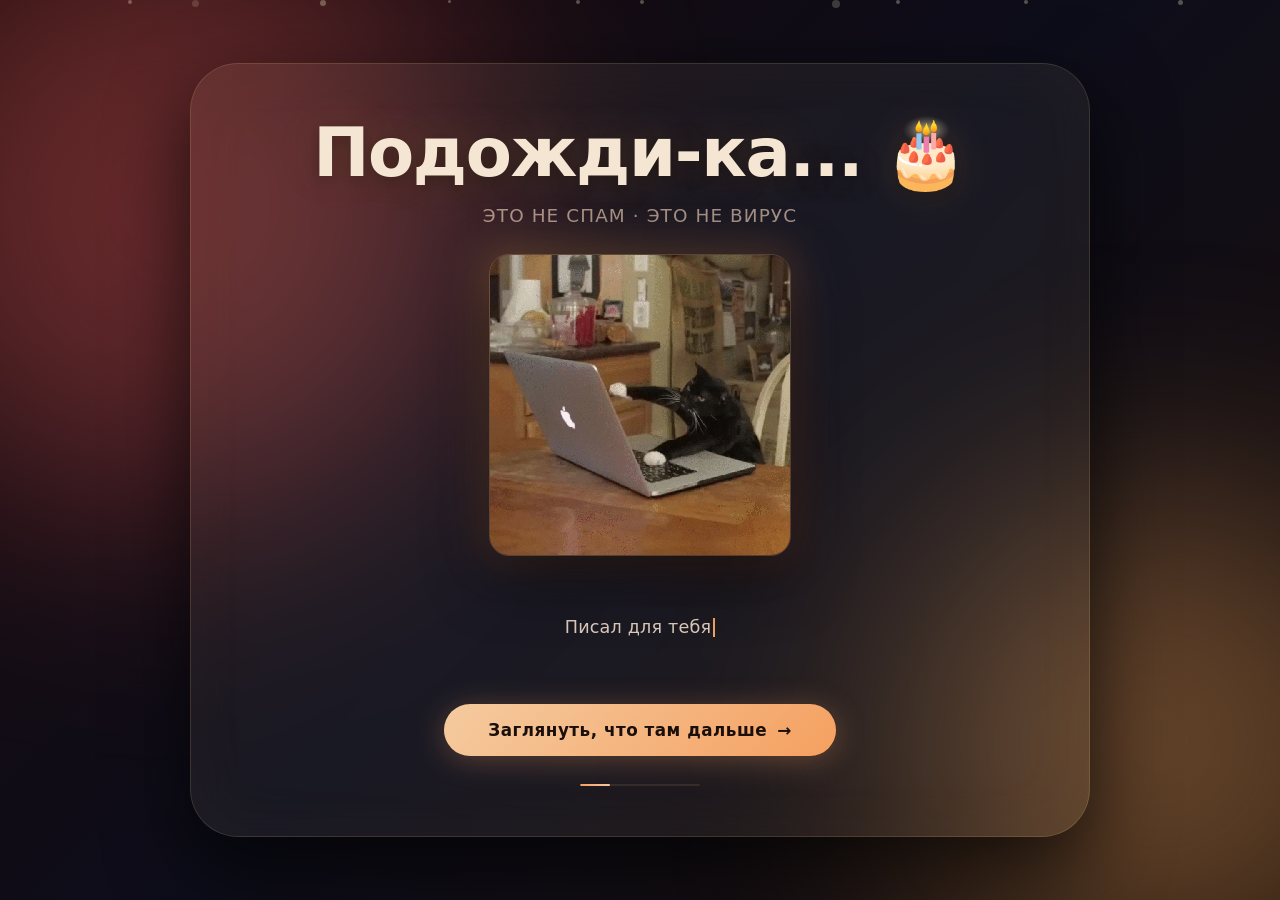
<file: index.html>
<!DOCTYPE html>
<html lang="ru">
<head>
    <meta charset="UTF-8" />
    <meta name="viewport" content="width=device-width, initial-scale=1.0" />
    <title>С днём рождения, Юля!</title>
    <link rel="stylesheet" href="css/style.css" />
</head>
<body>

    <!-- ФОН -->
    <div class="bg-layer"></div>

    <!-- ЧАСТИЦЫ -->
    <div class="particles">
        <div class="particle"></div>
        <div class="particle"></div>
        <div class="particle"></div>
        <div class="particle"></div>
        <div class="particle"></div>
        <div class="particle"></div>
        <div class="particle"></div>
        <div class="particle"></div>
        <div class="particle"></div>
        <div class="particle"></div>
    </div>

    <!-- ОСНОВНОЙ КОНТЕЙНЕР -->
    <div class="container">

        <!-- Заголовок -->
        <h1 class="title">
            Подожди-ка... <span class="emoji">🎂</span>
        </h1>

        <!-- Подзаголовок -->
        <p class="subtitle">Это не спам · Это не вирус</p>

        <!-- Гифка -->
        <div class="gif-wrapper">
            <!-- ⬇️ СЮДА ВСТАВЬ СВОЮ ГИФКУ ⬇️ -->
            <img
                src="img/gif1.gif"
                alt="Смешная гифка"
                loading="lazy"
            />
            <!-- ⬆️ КОНЕЦ ВСТАВКИ ГИФКИ ⬆️ -->
        </div>

        <!-- Текст -->
        <div class="text-wrapper">
            <div class="text-content" id="typewriter-content">
                <span id="text-target"></span><span class="cursor"></span>
            </div>
        </div>

        <!-- Кнопка -->
        <div class="btn-wrapper">
            <a href="page2.html" class="btn-next" id="nextBtn">
                <span>
                    Заглянуть, что там дальше
                    <span class="arrow">→</span>
                </span>
            </a>
        </div>

        <!-- Прогресс -->
        <div class="progress-bar">
            <div class="fill fill-25"></div>
        </div>

    </div>

    <script src="js/main.js"></script>
    <script>
        // Запускаем печатную машинку
        const text = 'Писал для тебя поздравление, но решил, что ты заслуживаешь не просто "с др", а целое приключение. Ну что, погнали?';
        const target = document.getElementById('text-target');
        let index = 0;

        function typeWriter() {
            if (index < text.length) {
                target.textContent += text.charAt(index);
                index++;
                setTimeout(typeWriter, 25 + Math.random() * 20);
            } else {
                setTimeout(() => {
                    const cursor = document.querySelector('.cursor');
                    if (cursor) cursor.style.display = 'none';
                }, 2000);
            }
        }

        window.addEventListener('load', () => {
            setTimeout(typeWriter, 1200);
        });
    </script>

</body>
</html>
</file>
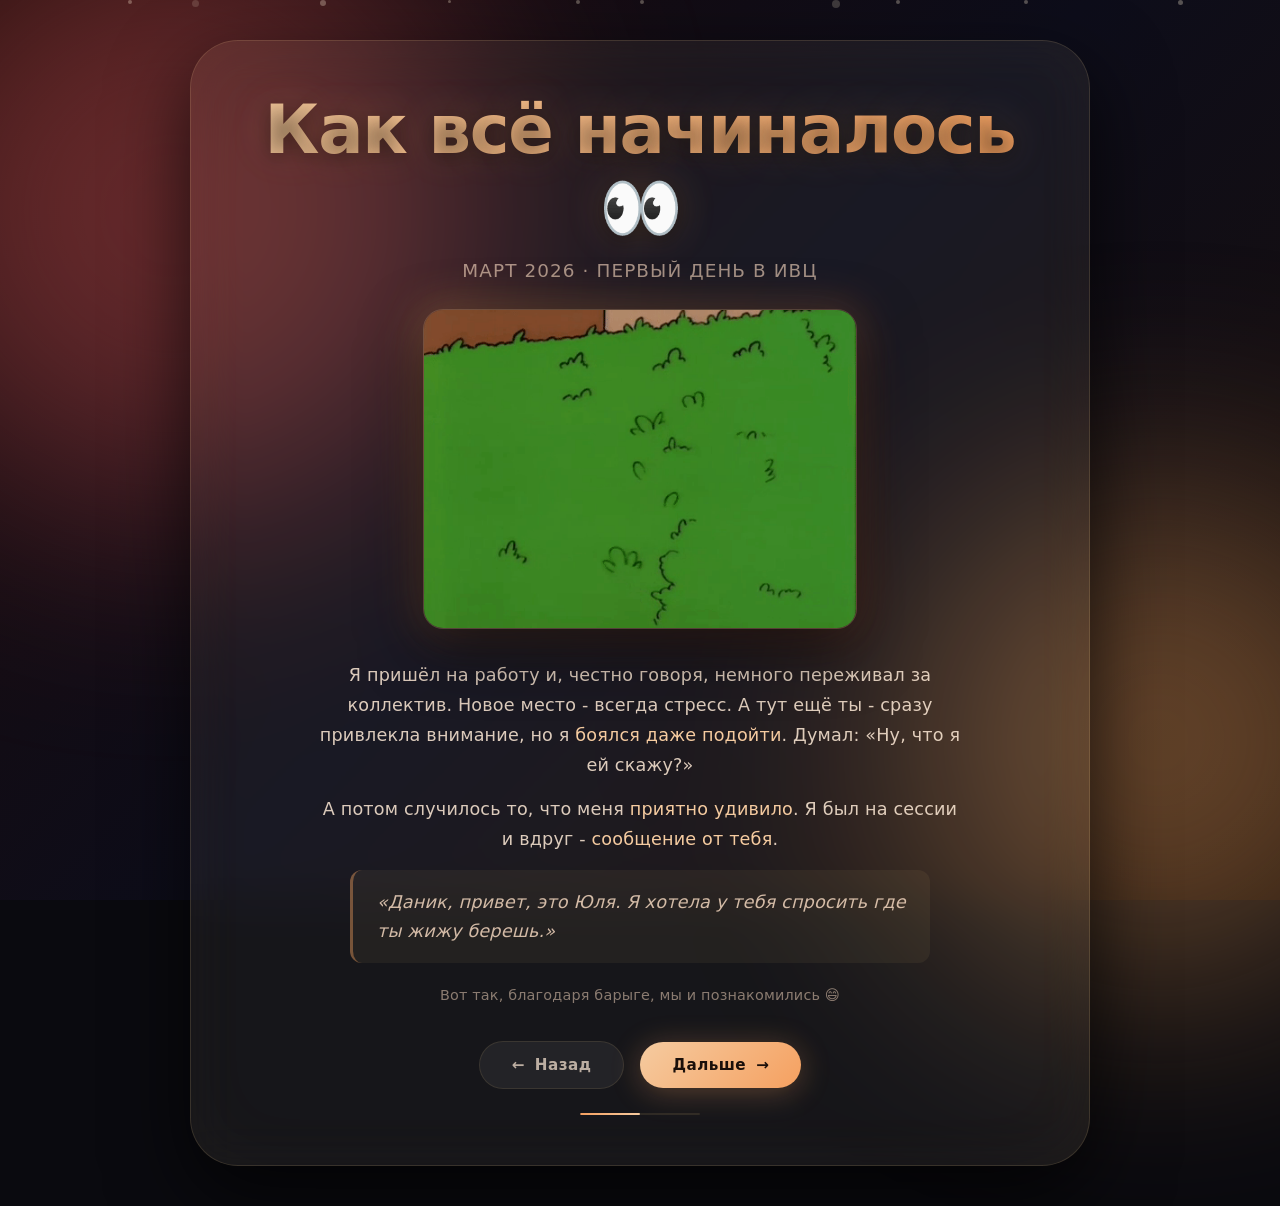
<file: page2.html>
<!DOCTYPE html>
<html lang="ru">
<head>
    <meta charset="UTF-8" />
    <meta name="viewport" content="width=device-width, initial-scale=1.0" />
    <title>Как всё начиналось</title>
    <link rel="stylesheet" href="css/style.css" />
</head>
<body>

    <!-- ФОН -->
    <div class="bg-layer"></div>

    <!-- ЧАСТИЦЫ -->
    <div class="particles">
        <div class="particle"></div>
        <div class="particle"></div>
        <div class="particle"></div>
        <div class="particle"></div>
        <div class="particle"></div>
        <div class="particle"></div>
        <div class="particle"></div>
        <div class="particle"></div>
        <div class="particle"></div>
        <div class="particle"></div>
    </div>

    <!-- ОСНОВНОЙ КОНТЕЙНЕР -->
    <div class="container">

        <!-- Заголовок -->
        <h1 class="title">
            <span class="gradient">Как всё начиналось</span> <span class="emoji">👀</span>
        </h1>

        <!-- Подзаголовок -->
        <p class="subtitle">Март 2026 · Первый день в ИВЦ</p>

        <!-- ГИФКА (вставь свою) -->
        <div class="gif-wrapper">
            <!-- ⬇️ СЮДА ВСТАВЬ СВОЮ ГИФКУ ⬇️ -->
            <img
                src="img/gif2.gif"
                alt="Мемная гифка"
                loading="lazy"
            />
            <!-- ⬆️ КОНЕЦ ВСТАВКИ ГИФКИ ⬆️ -->
        </div>

        <!-- ТЕКСТ -->
        <div class="text-wrapper" style="margin-bottom: 20px;">
            <div class="text-content text-left">

                <p>
                    Я пришёл на работу и, честно говоря, немного переживал за коллектив.
                    Новое место - всегда стресс. А тут ещё ты - сразу привлекла внимание,
                    но я <span class="highlight">боялся даже подойти</span>.
                    Думал: «Ну, что я ей скажу?»
                </p>

                <p>
                    А потом случилось то, что меня <span class="highlight">приятно удивило</span>.
                    Я был на сессии  и вдруг - <span class="highlight">сообщение от тебя</span>.
                </p>

                <!-- Цитата-вставка (переписка) -->
                <div class="quote-block">
                    «Даник, привет, это Юля. Я хотела у тебя спросить где ты жижу берешь.»
                </div>

                <p style="margin-top: 8px; font-size: 0.9rem; color: rgba(255,225,200,0.5);">
                    Вот так, благодаря барыге, мы и познакомились 😄
                </p>

            </div>
        </div>

        <!-- КНОПКИ НАВИГАЦИИ -->
        <div class="btn-wrapper">
            <div class="nav-row">
                <a href="index.html" class="btn-next btn-back">
                    <span>
                        <span class="arrow-left">←</span> Назад
                    </span>
                </a>
                <a href="page3.html" class="btn-next">
                    <span>
                        Дальше <span class="arrow">→</span>
                    </span>
                </a>
            </div>
        </div>

        <!-- ПРОГРЕСС -->
        <div class="progress-bar">
            <div class="fill fill-50"></div>
        </div>

    </div>

    <script src="js/main.js"></script>

</body>
</html>
</file>
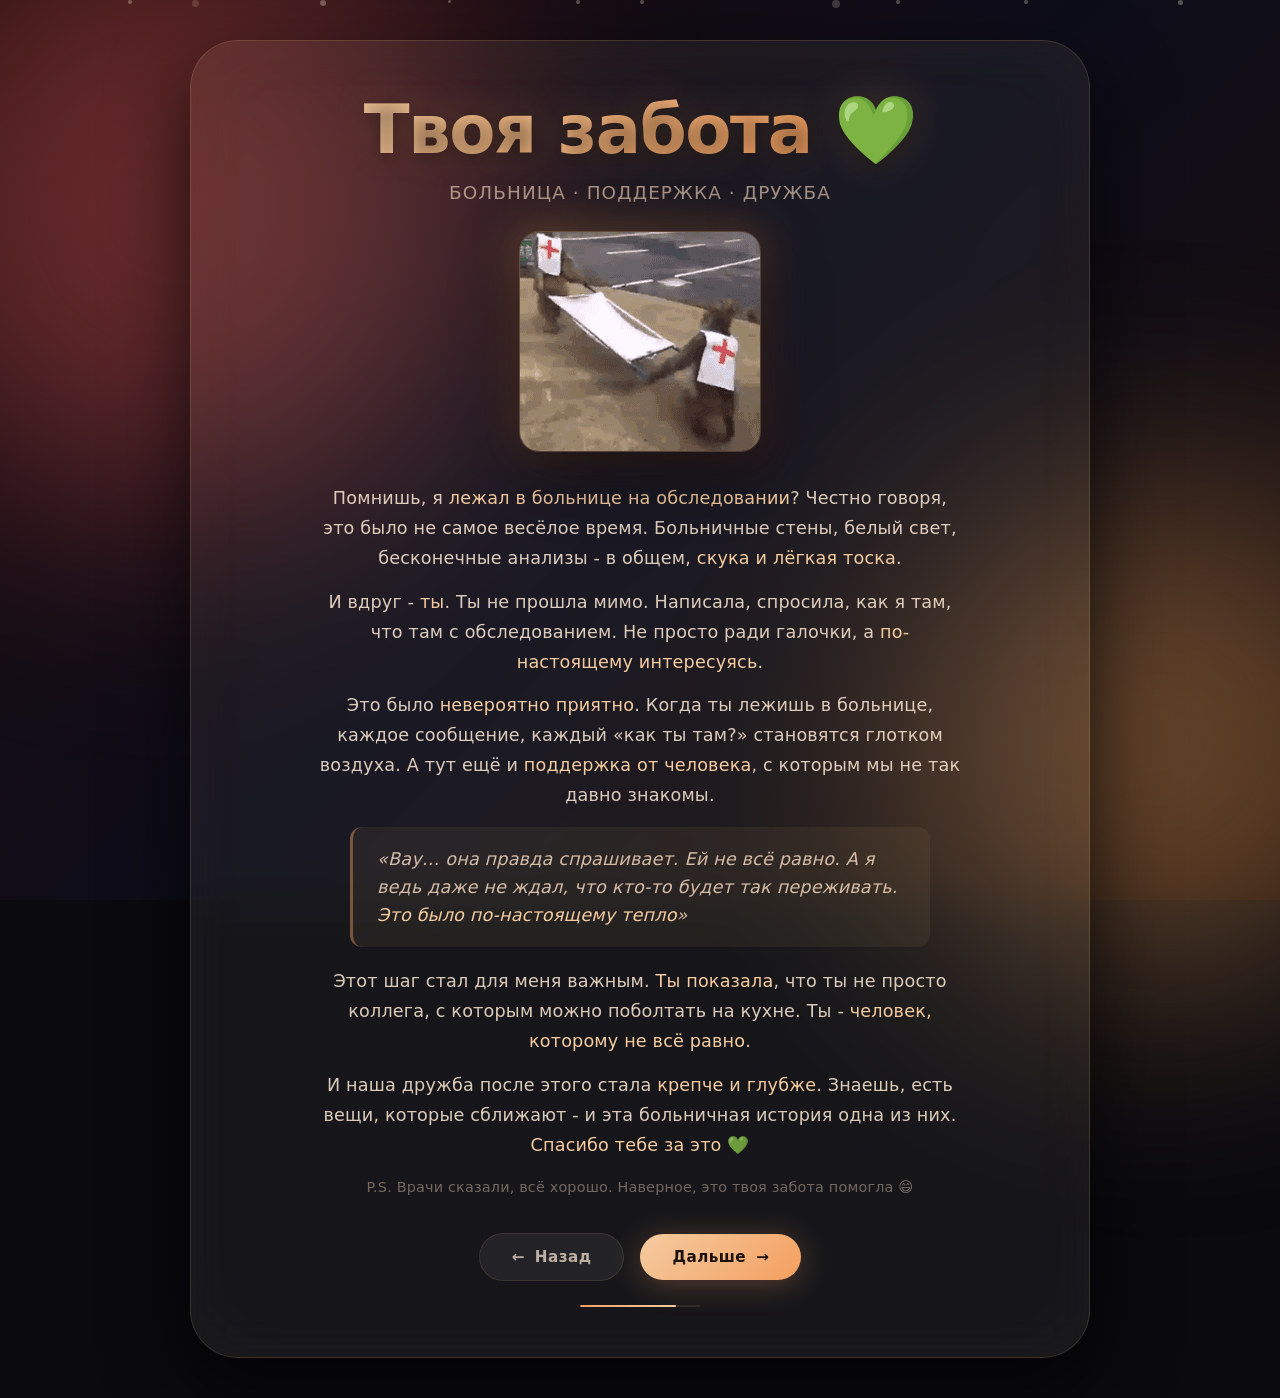
<file: page4.html>
<!DOCTYPE html>
<html lang="ru">
<head>
    <meta charset="UTF-8" />
    <meta name="viewport" content="width=device-width, initial-scale=1.0" />
    <title>Твоя забота</title>
    <link rel="stylesheet" href="css/style.css" />
</head>
<body>

    <!-- ФОН -->
    <div class="bg-layer"></div>

    <!-- ЧАСТИЦЫ -->
    <div class="particles">
        <div class="particle"></div>
        <div class="particle"></div>
        <div class="particle"></div>
        <div class="particle"></div>
        <div class="particle"></div>
        <div class="particle"></div>
        <div class="particle"></div>
        <div class="particle"></div>
        <div class="particle"></div>
        <div class="particle"></div>
    </div>

    <!-- ОСНОВНОЙ КОНТЕЙНЕР -->
    <div class="container">

        <!-- Заголовок -->
        <h1 class="title">
            <span class="gradient">Твоя забота</span> <span class="emoji">💚</span>
        </h1>

        <!-- Подзаголовок -->
        <p class="subtitle">Больница · Поддержка · Дружба</p>

        <!-- ГИФКА (вставь свою) -->
        <div class="gif-wrapper">
            <!-- ⬇️ СЮДА ВСТАВЬ СВОЮ ГИФКУ ⬇️ -->
            <img
                src="img/gif4.gif"
                alt="Смешная гифка про больницу"
                loading="lazy"
            />
            <!-- ⬆️ КОНЕЦ ВСТАВКИ ГИФКИ ⬆️ -->
        </div>

        <!-- ТЕКСТ -->
        <div class="text-wrapper" style="margin-bottom: 20px;">
            <div class="text-content text-left">

                <p>
                    Помнишь, я <span class="highlight">лежал в больнице на обследовании</span>?
                    Честно говоря, это было не самое весёлое время.
                    Больничные стены, белый свет, бесконечные анализы - 
                    в общем, <span class="highlight">скука и лёгкая тоска</span>.
                </p>

                <p>
                    И вдруг - <span class="highlight">ты</span>. Ты не прошла мимо.
                    Написала, спросила, как я там, что там с обследованием.
                    Не просто ради галочки, а <span class="highlight">по-настоящему интересуясь</span>.
                </p>

                <p>
                    Это было <span class="highlight">невероятно приятно</span>. 
                    Когда ты лежишь в больнице, каждое сообщение, каждый «как ты там?» 
                    становятся глотком воздуха. А тут ещё и <span class="highlight">поддержка от человека</span>, 
                    с которым мы не так давно знакомы.
                </p>

                <!-- Цитата-вставка (твой внутренний голос) -->
                <div class="quote-block">
                    «Вау… она правда спрашивает. Ей не всё равно. 
                    А я ведь даже не ждал, что кто-то будет так переживать. 
                    <span class="highlight">Это было по-настоящему тепло</span>»
                </div>

                <p>
                    Этот шаг стал для меня важным. <span class="highlight">Ты показала</span>, 
                    что ты не просто коллега, с которым можно поболтать на кухне. 
                    Ты - <span class="highlight">человек, которому не всё равно</span>.
                </p>

                <p>
                    И наша дружба после этого стала <span class="highlight">крепче и глубже</span>. 
                    Знаешь, есть вещи, которые сближают - и эта больничная история 
                    одна из них. <span class="highlight">Спасибо тебе за это</span> 💚
                </p>

                <p style="margin-top: 12px; font-size: 0.9rem; color: rgba(255,225,200,0.4); text-align: center;">
                    P.S. Врачи сказали, всё хорошо. Наверное, это твоя забота помогла 😄
                </p>

            </div>
        </div>

        <!-- КНОПКИ НАВИГАЦИИ -->
        <div class="btn-wrapper">
            <div class="nav-row">
                <a href="page3.html" class="btn-next btn-back">
                    <span>
                        <span class="arrow-left">←</span> Назад
                    </span>
                </a>
                <a href="page5.html" class="btn-next">
                    <span>
                        Дальше <span class="arrow">→</span>
                    </span>
                </a>
            </div>
        </div>

        <!-- ПРОГРЕСС (уже 80%, но пока оставим абстрактно) -->
        <div class="progress-bar">
            <div class="fill" style="width: 80%; background: linear-gradient(90deg, #f5a060, #f5cba0);"></div>
        </div>

    </div>

    <script src="js/main.js"></script>

</body>
</html>
</file>
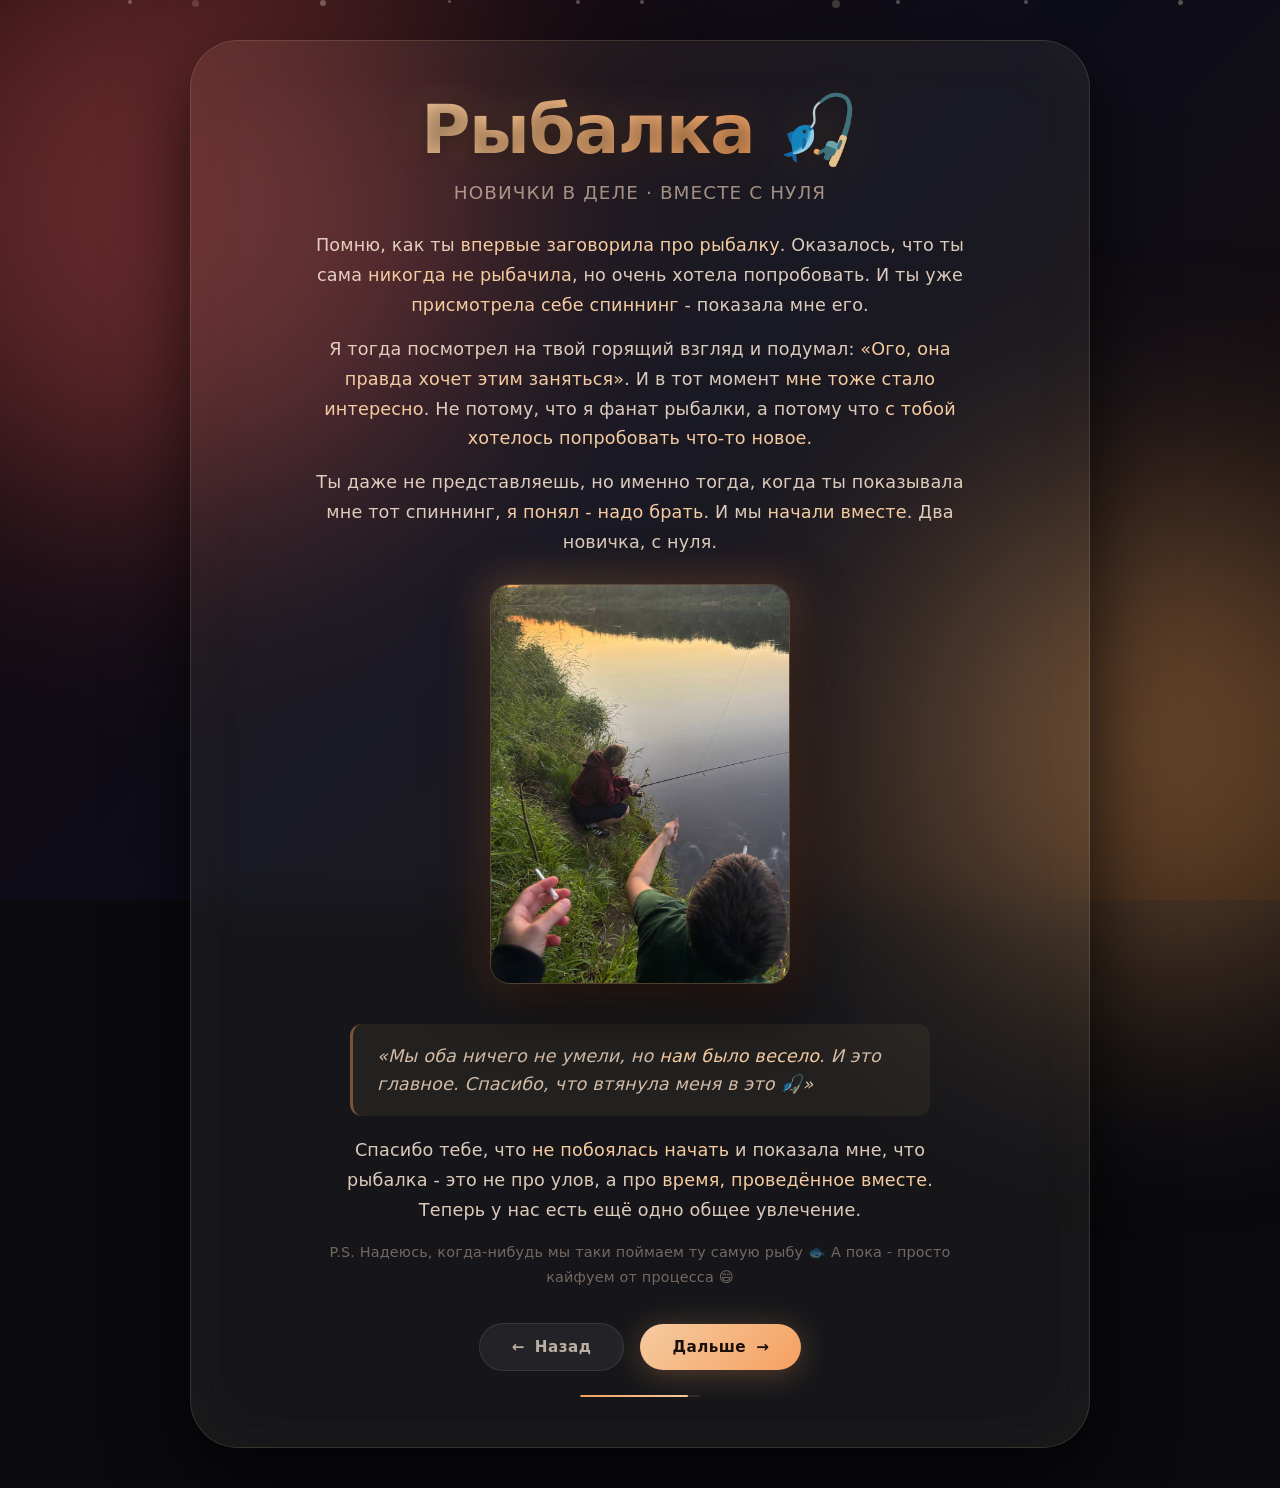
<file: page5.html>
<!DOCTYPE html>
<html lang="ru">
<head>
    <meta charset="UTF-8" />
    <meta name="viewport" content="width=device-width, initial-scale=1.0" />
    <title>Рыбалка</title>
    <link rel="stylesheet" href="css/style.css" />
</head>
<body>

    <!-- ФОН -->
    <div class="bg-layer"></div>

    <!-- ЧАСТИЦЫ -->
    <div class="particles">
        <div class="particle"></div>
        <div class="particle"></div>
        <div class="particle"></div>
        <div class="particle"></div>
        <div class="particle"></div>
        <div class="particle"></div>
        <div class="particle"></div>
        <div class="particle"></div>
        <div class="particle"></div>
        <div class="particle"></div>
    </div>

    <!-- ОСНОВНОЙ КОНТЕЙНЕР -->
    <div class="container">

        <!-- Заголовок -->
        <h1 class="title">
            <span class="gradient">Рыбалка</span> <span class="emoji">🎣</span>
        </h1>

        <!-- Подзаголовок -->
        <p class="subtitle">Новички в деле · Вместе с нуля</p>

        <!-- ТЕКСТ (первая часть) -->
        <div class="text-wrapper" style="margin-bottom: 12px;">
            <div class="text-content text-left">

                <p>
                    Помню, как ты <span class="highlight">впервые заговорила про рыбалку</span>.
                    Оказалось, что ты сама <span class="highlight">никогда не рыбачила</span>,
                    но очень хотела попробовать. И ты уже <span class="highlight">присмотрела себе спиннинг</span> -
                    показала мне его.
                </p>

                <p>
                    Я тогда посмотрел на твой горящий взгляд и подумал:
                    <span class="highlight">«Ого, она правда хочет этим заняться»</span>.
                    И в тот момент <span class="highlight">мне тоже стало интересно</span>.
                    Не потому, что я фанат рыбалки, а потому что <span class="highlight">с тобой хотелось попробовать что-то новое</span>.
                </p>

                <p>
                    Ты даже не представляешь, но именно тогда,
                    когда ты показывала мне тот спиннинг, <span class="highlight">я понял - надо брать</span>.
                    И мы <span class="highlight">начали вместе</span>. Два новичка, с нуля.
                </p>

            </div>
        </div>

        <!-- ФОТОГРАФИЯ С РЫБАЛКИ -->
        <div class="gif-wrapper" style="margin-bottom: 20px;">
            <div style="position: relative; display: inline-block;">
                <!-- ⬇️ СЮДА ВСТАВЬ СВОЁ ФОТО С РЫБАЛКИ ⬇️ -->
                <img
                    src="img/5.jpg"
                    alt="Фото с рыбалки"
                    loading="lazy"
                    style="max-height: 400px;"
                />
                <!-- ⬆️ КОНЕЦ ВСТАВКИ ФОТО ⬆️ -->
            </div>
        </div>

        <!-- ТЕКСТ (вторая часть) -->
        <div class="text-wrapper" style="margin-bottom: 20px; margin-top: 0;">
            <div class="text-content text-left">

                <!-- Цитата-вставка -->
                <div class="quote-block">
                    «Мы оба ничего не умели, но <span class="highlight">нам было весело</span>.
                    И это главное. Спасибо, что втянула меня в это 🎣»
                </div>

                <p>
                    Спасибо тебе, что <span class="highlight">не побоялась начать</span>
                    и показала мне, что рыбалка - это не про улов, а про <span class="highlight">время, проведённое вместе</span>.
                    Теперь у нас есть ещё одно общее увлечение.
                </p>

                <p style="margin-top: 12px; font-size: 0.9rem; color: rgba(255,225,200,0.4); text-align: center;">
                    P.S. Надеюсь, когда-нибудь мы таки поймаем ту самую рыбу 🐟
                    А пока - просто кайфуем от процесса 😄
                </p>

            </div>
        </div>

        <!-- КНОПКИ НАВИГАЦИИ -->
        <div class="btn-wrapper">
            <div class="nav-row">
                <a href="page4.html" class="btn-next btn-back">
                    <span>
                        <span class="arrow-left">←</span> Назад
                    </span>
                </a>
                <a href="page6.html" class="btn-next">
                    <span>
                        Дальше <span class="arrow">→</span>
                    </span>
                </a>
            </div>
        </div>

        <!-- ПРОГРЕСС -->
        <div class="progress-bar">
            <div class="fill" style="width: 90%; background: linear-gradient(90deg, #f5a060, #f5cba0);"></div>
        </div>

    </div>

    <script src="js/main.js"></script>

</body>
</html>
</file>
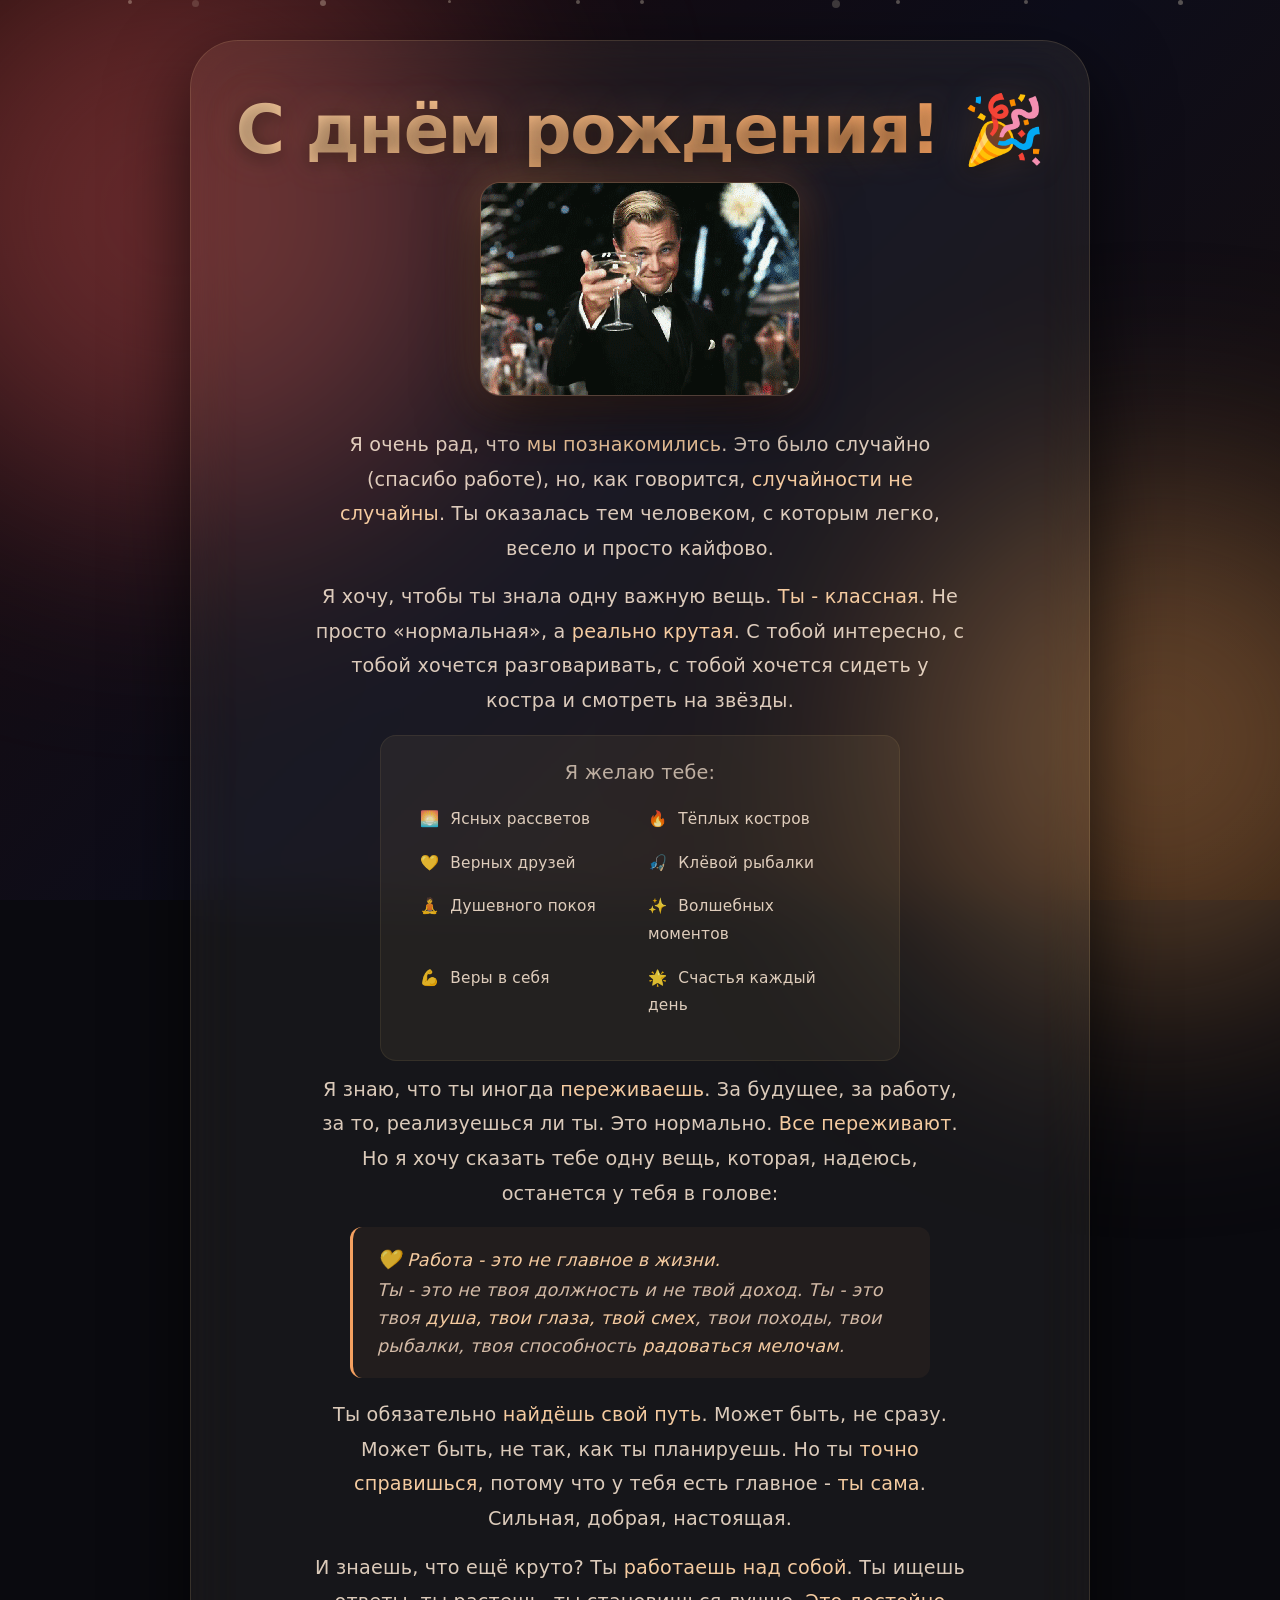
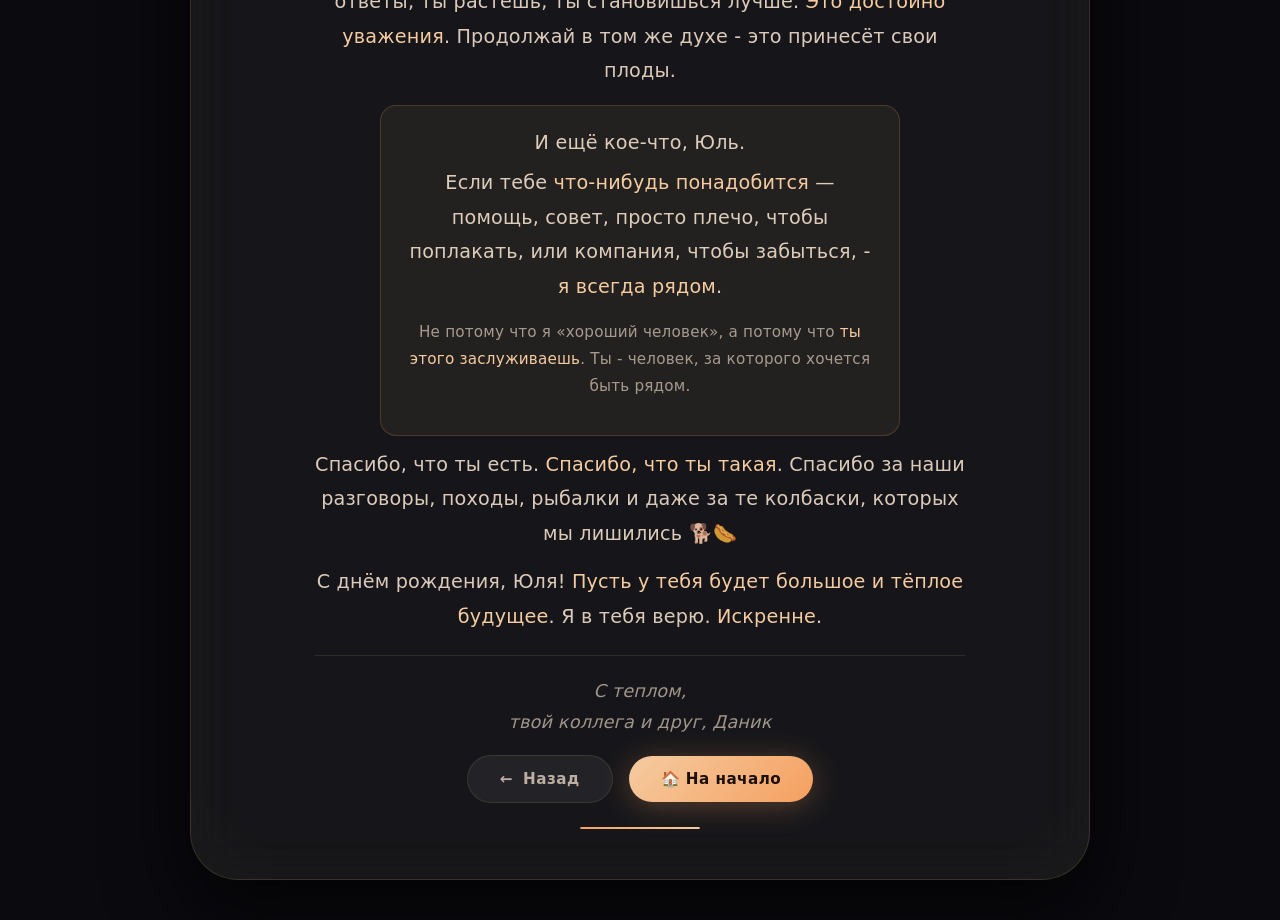
<file: page6.html>
<!DOCTYPE html>
<html lang="ru">
<head>
    <meta charset="UTF-8" />
    <meta name="viewport" content="width=device-width, initial-scale=1.0" />
    <title>С днём рождения, Юля!</title>
    <link rel="stylesheet" href="css/style.css" />
</head>
<body>

    <!-- ФОН -->
    <div class="bg-layer"></div>

    <!-- ЧАСТИЦЫ -->
    <div class="particles">
        <div class="particle"></div>
        <div class="particle"></div>
        <div class="particle"></div>
        <div class="particle"></div>
        <div class="particle"></div>
        <div class="particle"></div>
        <div class="particle"></div>
        <div class="particle"></div>
        <div class="particle"></div>
        <div class="particle"></div>
    </div>

    <!-- ОСНОВНОЙ КОНТЕЙНЕР -->
    <div class="container">

        <!-- Заголовок -->
        <h1 class="title">
            <span class="gradient">С днём рождения!</span> <span class="emoji">🎉</span>
        </h1>

        <!-- ГИФКА (вставь свою) -->
        <div class="gif-wrapper">
            <!-- ⬇️ СЮДА ВСТАВЬ СВОЮ ГИФКУ ⬇️ -->
            <img
                src="img/gif5.gif"
                alt="Поздравительная гифка"
                loading="lazy"
            />
            <!-- ⬆️ КОНЕЦ ВСТАВКИ ГИФКИ ⬆️ -->
        </div>

        <!-- ПОЗДРАВЛЕНИЕ -->
        <div class="text-wrapper" style="margin-bottom: 16px;">
            <div class="text-content text-left final-text">

                <p>
                    Я очень рад, что <span class="highlight-gold">мы познакомились</span>. 
                    Это было случайно (спасибо работе), но, как говорится, 
                    <span class="highlight-gold">случайности не случайны</span>.
                    Ты оказалась тем человеком, с которым легко, весело и просто кайфово.
                </p>

                <p>
                    Я хочу, чтобы ты знала одну важную вещь. 
                    <span class="highlight-gold">Ты - классная</span>. 
                    Не просто «нормальная», а <span class="highlight-gold">реально крутая</span>. 
                    С тобой интересно, с тобой хочется разговаривать, 
                    с тобой хочется сидеть у костра и смотреть на звёзды.
                </p>

                <!-- Блок с пожеланиями (сетка) -->
                <div class="support-block">
                    <p style="text-align: center; margin-bottom: 10px; font-weight: 400; color: rgba(255,235,215,0.7);">
                        Я желаю тебе:
                    </p>
                    <div class="wishes-grid">
                        <span><span class="emoji-item">🌅</span> Ясных рассветов</span>
                        <span><span class="emoji-item">🔥</span> Тёплых костров</span>
                        <span><span class="emoji-item">💛</span> Верных друзей</span>
                        <span><span class="emoji-item">🎣</span> Клёвой рыбалки</span>
                        <span><span class="emoji-item">🧘</span> Душевного покоя</span>
                        <span><span class="emoji-item">✨</span> Волшебных моментов</span>
                        <span><span class="emoji-item">💪</span> Веры в себя</span>
                        <span><span class="emoji-item">🌟</span> Счастья каждый день</span>
                    </div>
                </div>

                <p>
                    Я знаю, что ты иногда <span class="highlight-gold">переживаешь</span>. 
                    За будущее, за работу, за то, реализуешься ли ты. 
                    Это нормально. <span class="highlight-gold">Все переживают</span>. 
                    Но я хочу сказать тебе одну вещь, которая, надеюсь, останется у тебя в голове:
                </p>

                <!-- Главная мысль -->
                <div class="quote-block" style="border-left-color: #f5a060; background: rgba(245,160,96,0.05);">
                    <span style="font-size: 1.2rem;">💛</span>
                    <span class="highlight-gold" style="font-weight: 500;">
                        Работа - это не главное в жизни.
                    </span>
                    <br />
                    Ты - это не твоя должность и не твой доход. 
                    Ты - это твоя <span class="highlight-gold">душа, твои глаза, твой смех</span>, 
                    твои походы, твои рыбалки, твоя способность <span class="highlight-gold">радоваться мелочам</span>.
                </div>

                <p>
                    Ты обязательно <span class="highlight-gold">найдёшь свой путь</span>. 
                    Может быть, не сразу. Может быть, не так, как ты планируешь. 
                    Но ты <span class="highlight-gold">точно справишься</span>, потому что 
                    у тебя есть главное - <span class="highlight-gold">ты сама</span>. 
                    Сильная, добрая, настоящая.
                </p>

                <p>
                    И знаешь, что ещё круто? Ты <span class="highlight-gold">работаешь над собой</span>. 
                    Ты ищешь ответы, ты растешь, ты становишься лучше. 
                    <span class="highlight-gold">Это достойно уважения</span>. 
                    Продолжай в том же духе - это принесёт свои плоды.
                </p>

                <!-- Блок поддержки -->
                <div class="support-block support-block-gold">
                    <p style="margin-bottom: 6px;">
                        И ещё кое-что, Юль.
                    </p>
                    <p>
                        Если тебе <span class="highlight-gold">что-нибудь понадобится</span> — 
                        помощь, совет, просто плечо, чтобы поплакать, 
                        или компания, чтобы забыться, - 
                        <span class="highlight-gold">я всегда рядом</span>.
                    </p>
                    <p style="margin-top: 8px; color: rgba(255,235,215,0.6); font-size: 0.95rem;">
                        Не потому что я «хороший человек», а потому что <span class="highlight-gold">ты этого заслуживаешь</span>. 
                        Ты - человек, за которого хочется быть рядом.
                    </p>
                </div>

                <p style="margin-top: 12px;">
                    Спасибо, что ты есть. <span class="highlight-gold">Спасибо, что ты такая</span>. 
                    Спасибо за наши разговоры, походы, рыбалки и даже за те колбаски, 
                    которых мы лишились 🐕🌭
                </p>

                <p>
                    С днём рождения, Юля! <span class="highlight-gold">Пусть у тебя будет большое и тёплое будущее</span>. 
                    Я в тебя верю. <span class="highlight-gold">Искренне</span>.
                </p>

                <!-- Подпись -->
                <div class="signature">
                    С теплом, <br />
                    твой коллега и друг, Даник
                </div>

            </div>
        </div>

        <!-- КНОПКИ НАВИГАЦИИ -->
        <div class="btn-wrapper">
            <div class="nav-row">
                <a href="page5.html" class="btn-next btn-back">
                    <span>
                        <span class="arrow-left">←</span> Назад
                    </span>
                </a>
                <a href="index.html" class="btn-next" style="background: linear-gradient(135deg, #f5cba0, #f5a060);">
                    <span>
                        🏠 На начало
                    </span>
                </a>
            </div>
        </div>

        <!-- ПРОГРЕСС (финал) -->
        <div class="progress-bar">
            <div class="fill fill-100"></div>
        </div>

    </div>

    <script src="js/main.js"></script>

</body>
</html>
</file>
<file: css/style.css>
/* ============================================
   ГЛОБАЛЬНЫЙ СБРОС И БАЗА
   ============================================ */
* {
    margin: 0;
    padding: 0;
    box-sizing: border-box;
}

body {
    min-height: 100vh;
    display: flex;
    align-items: center;
    justify-content: center;
    font-family: 'Segoe UI', system-ui, -apple-system, sans-serif;
    background: #0a0a0f;
    padding: 40px 20px;
    overflow-y: auto;
}

/* ============================================
   ФОНОВЫЙ СЛОЙ С АНИМАЦИЕЙ
   ============================================ */
.bg-layer {
    position: fixed;
    inset: 0;
    z-index: 0;
    background: linear-gradient(135deg, #1a0a0a, #0d0d1a, #1a0f0a);
}

.bg-layer::before,
.bg-layer::after {
    content: '';
    position: absolute;
    border-radius: 50%;
    filter: blur(120px);
    opacity: 0.5;
    animation: floatBlob 12s ease-in-out infinite alternate;
}

.bg-layer::before {
    width: 600px;
    height: 600px;
    top: -10%;
    left: -10%;
    background: #b34747;
    animation-delay: 0s;
}

.bg-layer::after {
    width: 500px;
    height: 500px;
    bottom: -10%;
    right: -10%;
    background: #b37b47;
    animation-delay: 4s;
}

@keyframes floatBlob {
    0% { transform: translate(0, 0) scale(1); }
    33% { transform: translate(60px, -40px) scale(1.2); }
    66% { transform: translate(-40px, 60px) scale(0.9); }
    100% { transform: translate(30px, -30px) scale(1.1); }
}

/* ============================================
   ЧАСТИЦЫ (звёздочки)
   ============================================ */
.particles {
    position: fixed;
    inset: 0;
    z-index: 1;
    pointer-events: none;
    overflow: hidden;
}

.particle {
    position: absolute;
    width: 4px;
    height: 4px;
    background: #fff3d6;
    border-radius: 50%;
    opacity: 0.3;
    animation: floatParticle linear infinite;
}

.particle:nth-child(1) { left: 10%; animation-duration: 14s; animation-delay: 0s; }
.particle:nth-child(2) { left: 25%; animation-duration: 18s; animation-delay: 2s; width: 6px; height: 6px; }
.particle:nth-child(3) { left: 45%; animation-duration: 12s; animation-delay: 4s; }
.particle:nth-child(4) { left: 65%; animation-duration: 20s; animation-delay: 1s; width: 8px; height: 8px; opacity: 0.2; }
.particle:nth-child(5) { left: 80%; animation-duration: 16s; animation-delay: 3s; }
.particle:nth-child(6) { left: 92%; animation-duration: 22s; animation-delay: 5s; width: 5px; height: 5px; }
.particle:nth-child(7) { left: 50%; animation-duration: 15s; animation-delay: 7s; }
.particle:nth-child(8) { left: 15%; animation-duration: 19s; animation-delay: 2s; width: 7px; height: 7px; opacity: 0.15; }
.particle:nth-child(9) { left: 70%; animation-duration: 13s; animation-delay: 6s; }
.particle:nth-child(10) { left: 35%; animation-duration: 17s; animation-delay: 4s; width: 3px; height: 3px; }

@keyframes floatParticle {
    0% { transform: translateY(100vh) scale(0); opacity: 0; }
    10% { opacity: 0.3; }
    90% { opacity: 0.3; }
    100% { transform: translateY(-10vh) scale(1); opacity: 0; }
}

/* ============================================
   ОСНОВНОЙ КОНТЕЙНЕР
   ============================================ */
.container {
    position: relative;
    z-index: 2;
    max-width: 900px;
    width: 100%;
    padding: 50px 40px;
    text-align: center;
    background: rgba(255, 245, 225, 0.05);
    backdrop-filter: blur(24px);
    -webkit-backdrop-filter: blur(24px);
    border-radius: 48px;
    border: 1px solid rgba(255, 215, 140, 0.15);
    box-shadow: 0 30px 80px rgba(0, 0, 0, 0.7), inset 0 0 80px rgba(255, 180, 100, 0.03);
    animation: containerIn 1.2s cubic-bezier(0.16, 1, 0.3, 1) forwards;
    opacity: 0;
    transform: translateY(40px) scale(0.96);
}

@keyframes containerIn {
    to {
        opacity: 1;
        transform: translateY(0) scale(1);
    }
}

/* ============================================
   ЗАГОЛОВКИ
   ============================================ */
.title {
    font-size: clamp(2.4rem, 8vw, 4.2rem);
    font-weight: 800;
    color: #f5e6d3;
    text-shadow: 0 0 40px rgba(255, 180, 100, 0.2), 0 4px 20px rgba(0,0,0,0.5);
    letter-spacing: -0.02em;
    margin-bottom: 12px;
    opacity: 0;
    animation: fadeUp 0.8s 0.4s forwards;
}

.title .gradient {
    background: linear-gradient(135deg, #f5cba0, #f5a060);
    -webkit-background-clip: text;
    -webkit-text-fill-color: transparent;
    background-clip: text;
}

.title .emoji {
    -webkit-text-fill-color: initial;
}

.subtitle {
    font-size: clamp(0.95rem, 2vw, 1.15rem);
    font-weight: 400;
    color: rgba(255, 225, 200, 0.6);
    letter-spacing: 0.06em;
    text-transform: uppercase;
    margin-bottom: 28px;
    opacity: 0;
    animation: fadeUp 0.8s 0.7s forwards;
}

@keyframes fadeUp {
    to { opacity: 1; transform: translateY(0); }
}

/* ============================================
   ГИФКА / ИЗОБРАЖЕНИЯ
   ============================================ */
.gif-wrapper {
    position: relative;
    display: inline-block;
    margin-bottom: 28px;
    opacity: 0;
    animation: fadeUp 0.9s 0.9s forwards;
}

.gif-wrapper::before {
    content: '';
    position: absolute;
    inset: -8px;
    border-radius: 28px;
    background: linear-gradient(135deg, rgba(255, 180, 100, 0.25), rgba(255, 100, 60, 0.15));
    filter: blur(20px);
    z-index: -1;
    animation: glowPulse 3s ease-in-out infinite alternate;
}

@keyframes glowPulse {
    0% { opacity: 0.5; transform: scale(1); }
    100% { opacity: 1; transform: scale(1.05); }
}

.gif-wrapper img {
    display: block;
    max-width: 100%;
    height: auto;
    max-height: 320px;
    border-radius: 20px;
    box-shadow: 0 20px 60px rgba(0, 0, 0, 0.6), 0 0 40px rgba(255, 150, 80, 0.05);
    border: 1px solid rgba(255, 215, 140, 0.15);
    transition: transform 0.4s ease;
}

.gif-wrapper img:hover {
    transform: scale(1.02);
}

/* ============================================
   ТЕКСТ
   ============================================ */
.text-wrapper {
    max-width: 650px;
    margin: 0 auto 36px;
    min-height: 80px;
    display: flex;
    align-items: center;
    justify-content: center;
}

.text-content {
    font-size: clamp(0.95rem, 1.6vw, 1.1rem);
    line-height: 1.7;
    color: rgba(255, 235, 215, 0.85);
    font-weight: 300;
    letter-spacing: 0.01em;
    text-align: center;
}

.text-content p {
    margin-bottom: 14px;
}

.text-content .highlight {
    color: #f5cba0;
    font-weight: 400;
}

.text-content .text-left {
    text-align: left;
}

.text-content .text-left p:last-child {
    margin-bottom: 0;
}

.text-content .cursor {
    display: inline-block;
    width: 2px;
    height: 1.1em;
    background: #f5a060;
    margin-left: 2px;
    animation: blink 0.9s step-end infinite;
    vertical-align: text-bottom;
}

@keyframes blink {
    0%, 100% { opacity: 1; }
    50% { opacity: 0; }
}

/* ============================================
   ЦИТАТА (блок переписки)
   ============================================ */
.quote-block {
    background: rgba(255, 215, 140, 0.06);
    border-left: 3px solid rgba(245, 160, 96, 0.4);
    border-radius: 12px;
    padding: 18px 24px;
    margin: 16px auto 20px;
    max-width: 580px;
    font-style: italic;
    color: rgba(255, 225, 200, 0.8);
    font-size: clamp(0.95rem, 1.4vw, 1.1rem);
    line-height: 1.6;
    text-align: left;
}

.quote-block .highlight {
    color: #f5cba0;
    font-weight: 500;
}

/* ============================================
   КНОПКИ
   ============================================ */
.btn-wrapper {
    opacity: 0;
    animation: fadeUp 0.8s 1.6s forwards;
}

.btn-next {
    display: inline-block;
    padding: 16px 44px;
    font-size: 1.05rem;
    font-weight: 600;
    color: #1a0f0a;
    background: linear-gradient(135deg, #f5cba0, #f5a060);
    border: none;
    border-radius: 60px;
    cursor: pointer;
    text-decoration: none;
    letter-spacing: 0.03em;
    box-shadow: 0 4px 30px rgba(245, 160, 96, 0.3);
    transition: all 0.3s ease;
    position: relative;
    overflow: hidden;
}

.btn-next::before {
    content: '';
    position: absolute;
    inset: 0;
    border-radius: 60px;
    background: linear-gradient(135deg, #fff5e6, #f5cba0);
    opacity: 0;
    transition: opacity 0.4s ease;
}

.btn-next:hover::before {
    opacity: 1;
}

.btn-next:hover {
    transform: translateY(-2px) scale(1.02);
    box-shadow: 0 8px 50px rgba(245, 160, 96, 0.5);
}

.btn-next:active {
    transform: scale(0.97);
}

.btn-next span {
    position: relative;
    z-index: 1;
    display: flex;
    align-items: center;
    gap: 10px;
}

.btn-next .arrow {
    display: inline-block;
    transition: transform 0.3s ease;
}

.btn-next:hover .arrow {
    transform: translateX(6px);
}

/* ============================================
   НАВИГАЦИЯ (кнопки назад/вперёд в ряд)
   ============================================ */
.nav-row {
    display: flex;
    align-items: center;
    justify-content: center;
    gap: 16px;
    flex-wrap: wrap;
    margin-top: 8px;
}

.nav-row .btn-next {
    min-width: 140px;
    padding: 14px 32px;
    font-size: 0.95rem;
}

.nav-row .btn-next.btn-back {
    background: rgba(255, 255, 255, 0.06);
    color: rgba(255, 235, 215, 0.7);
    box-shadow: none;
    border: 1px solid rgba(255, 215, 140, 0.1);
}

.nav-row .btn-next.btn-back::before {
    background: rgba(255, 255, 255, 0.05);
}

.nav-row .btn-next.btn-back:hover {
    color: #f5e6d3;
    border-color: rgba(255, 215, 140, 0.25);
    box-shadow: 0 4px 30px rgba(255, 215, 140, 0.05);
}

.nav-row .btn-next .arrow-left {
    display: inline-block;
    transition: transform 0.3s ease;
}

.nav-row .btn-next.btn-back:hover .arrow-left {
    transform: translateX(-6px);
}

/* ============================================
   ПРОГРЕСС-БАР
   ============================================ */
.progress-bar {
    margin-top: 24px;
    width: 120px;
    height: 2px;
    margin-left: auto;
    margin-right: auto;
    background: rgba(255, 215, 140, 0.1);
    border-radius: 4px;
    overflow: hidden;
}

.progress-bar .fill {
    height: 100%;
    border-radius: 4px;
    animation: progressPulse 2s ease-in-out infinite;
}

.progress-bar .fill.fill-25 { width: 25%; background: linear-gradient(90deg, #f5a060, #f5cba0); }
.progress-bar .fill.fill-50 { width: 50%; background: linear-gradient(90deg, #f5a060, #f5cba0); }
.progress-bar .fill.fill-75 { width: 75%; background: linear-gradient(90deg, #f5a060, #f5cba0); }
.progress-bar .fill.fill-100 { width: 100%; background: linear-gradient(90deg, #f5a060, #f5cba0); }

@keyframes progressPulse {
    0%, 100% { opacity: 0.5; }
    50% { opacity: 1; }
}

/* ============================================
   КАРУСЕЛЬ
   ============================================ */
.carousel-section {
    margin: 8px 0 24px;
    width: 100%;
}

.carousel-title {
    font-size: clamp(0.9rem, 1.2vw, 1.05rem);
    color: rgba(255, 225, 200, 0.5);
    letter-spacing: 0.05em;
    text-transform: uppercase;
    margin-bottom: 16px;
    font-weight: 300;
}

.carousel-wrapper {
    position: relative;
    width: 100%;
    max-width: 600px;
    margin: 0 auto;
    border-radius: 20px;
    overflow: hidden;
    box-shadow: 0 10px 40px rgba(0, 0, 0, 0.5);
    border: 1px solid rgba(255, 215, 140, 0.1);
    aspect-ratio: 16 / 10;
    background: rgba(0, 0, 0, 0.3);
}

.carousel-track {
    display: flex;
    width: 100%;
    height: 100%;
    transition: transform 0.5s cubic-bezier(0.25, 0.46, 0.45, 0.94);
    will-change: transform;
}

.carousel-slide {
    min-width: 100%;
    height: 100%;
    flex-shrink: 0;
    display: flex;
    align-items: center;
    justify-content: center;
    overflow: hidden;
    background: #0a0a0f;
}

.carousel-slide img {
    width: 100%;
    height: 100%;
    object-fit: cover;
    display: block;
    user-select: none;
    -webkit-user-drag: none;
}

/* Кнопки навигации карусели */
.carousel-btn {
    position: absolute;
    top: 50%;
    transform: translateY(-50%);
    background: rgba(0, 0, 0, 0.5);
    backdrop-filter: blur(8px);
    -webkit-backdrop-filter: blur(8px);
    border: 1px solid rgba(255, 215, 140, 0.15);
    color: rgba(255, 235, 215, 0.8);
    width: 40px;
    height: 40px;
    border-radius: 50%;
    cursor: pointer;
    font-size: 1.2rem;
    transition: all 0.3s ease;
    display: flex;
    align-items: center;
    justify-content: center;
    z-index: 10;
    user-select: none;
}

.carousel-btn:hover {
    background: rgba(255, 215, 140, 0.2);
    border-color: rgba(255, 215, 140, 0.3);
    transform: translateY(-50%) scale(1.05);
}

.carousel-btn:active {
    transform: translateY(-50%) scale(0.95);
}

.carousel-btn.prev {
    left: 12px;
}

.carousel-btn.next {
    right: 12px;
}

.carousel-btn svg {
    width: 20px;
    height: 20px;
    fill: none;
    stroke: currentColor;
    stroke-width: 2.5;
    stroke-linecap: round;
    stroke-linejoin: round;
}

/* Индикаторы (точки) */
.carousel-dots {
    display: flex;
    justify-content: center;
    gap: 8px;
    margin-top: 16px;
}

.carousel-dot {
    width: 8px;
    height: 8px;
    border-radius: 50%;
    background: rgba(255, 215, 140, 0.2);
    border: none;
    cursor: pointer;
    transition: all 0.4s ease;
    padding: 0;
}

.carousel-dot.active {
    background: #f5cba0;
    width: 24px;
    border-radius: 4px;
    box-shadow: 0 0 20px rgba(245, 160, 96, 0.3);
}

.carousel-dot:hover {
    background: rgba(255, 215, 140, 0.4);
}

.carousel-dot.active:hover {
    background: #f5cba0;
}

/* ============================================
   ФИНАЛЬНАЯ СТРАНИЦА (стили для page6)
   ============================================ */
.final-text {
    font-size: clamp(1rem, 1.8vw, 1.2rem);
    line-height: 1.8;
}

.final-text .big-emoji {
    font-size: clamp(2rem, 4vw, 3rem);
    display: block;
    margin: 10px 0 16px;
}

.final-text .highlight-gold {
    color: #f5cba0;
    font-weight: 500;
}

.final-text .signature {
    margin-top: 20px;
    padding-top: 20px;
    border-top: 1px solid rgba(255, 215, 140, 0.1);
    font-size: clamp(0.95rem, 1.4vw, 1.1rem);
    color: rgba(255, 235, 215, 0.6);
    font-style: italic;
}

.final-text .support-block {
    background: rgba(255, 215, 140, 0.06);
    border-radius: 16px;
    padding: 20px 24px;
    margin: 16px auto 12px;
    max-width: 520px;
    border: 1px solid rgba(255, 215, 140, 0.08);
}

.final-text .support-block .highlight {
    color: #f5cba0;
    font-weight: 500;
}

.final-text .support-block-gold {
    border-color: rgba(245, 160, 96, 0.2);
}

.final-text .wishes-grid {
    display: grid;
    grid-template-columns: 1fr 1fr;
    gap: 8px 16px;
    margin: 12px auto 16px;
    max-width: 440px;
    text-align: left;
    font-size: clamp(0.9rem, 1.2vw, 1rem);
    color: rgba(255, 235, 215, 0.85);
}

.final-text .wishes-grid span {
    padding: 4px 0;
}

.final-text .wishes-grid .emoji-item {
    margin-right: 6px;
}

/* ============================================
   АДАПТИВ
   ============================================ */
@media (max-width: 768px) {
    .container {
        padding: 35px 25px;
        border-radius: 36px;
    }

    .text-wrapper {
        max-width: 100%;
    }

    .quote-block {
        max-width: 100%;
        padding: 14px 18px;
    }

    .final-text .wishes-grid {
        max-width: 100%;
    }

    .final-text .support-block {
        max-width: 100%;
        padding: 16px 18px;
    }
}

@media (max-width: 480px) {
    body {
        padding: 20px 12px;
    }

    .container {
        padding: 28px 16px;
        border-radius: 32px;
        max-width: 100%;
    }

    .gif-wrapper img {
        max-height: 220px;
    }

    .btn-next {
        padding: 14px 28px;
        font-size: 0.9rem;
    }

    .text-content {
        font-size: 0.9rem;
    }

    .progress-bar {
        width: 80px;
    }

    .quote-block {
        padding: 12px 16px;
        margin: 12px auto 16px;
        font-size: 0.85rem;
    }

    .nav-row {
        gap: 10px;
    }

    .nav-row .btn-next {
        min-width: 90px;
        padding: 12px 18px;
        font-size: 0.8rem;
    }

    /* Карусель */
    .carousel-wrapper {
        max-width: 100%;
        border-radius: 14px;
        aspect-ratio: 4 / 3;
    }

    .carousel-btn {
        width: 32px;
        height: 32px;
        font-size: 0.9rem;
    }

    .carousel-btn.prev {
        left: 6px;
    }

    .carousel-btn.next {
        right: 6px;
    }

    .carousel-btn svg {
        width: 16px;
        height: 16px;
    }

    .carousel-dot {
        width: 6px;
        height: 6px;
    }

    .carousel-dot.active {
        width: 18px;
    }

    /* Финальная страница */
    .final-text .wishes-grid {
        grid-template-columns: 1fr;
        gap: 4px 0;
        max-width: 100%;
    }

    .final-text .support-block {
        padding: 14px 16px;
    }
}

@media (max-width: 380px) {
    body {
        padding: 12px 8px;
    }

    .container {
        padding: 20px 12px;
        border-radius: 24px;
    }

    .gif-wrapper img {
        max-height: 160px;
        border-radius: 14px;
    }

    .title {
        font-size: 1.8rem;
    }

    .nav-row .btn-next {
        min-width: 70px;
        padding: 10px 14px;
        font-size: 0.75rem;
    }

    .carousel-wrapper {
        border-radius: 10px;
        aspect-ratio: 1 / 1;
    }

    .carousel-btn {
        width: 28px;
        height: 28px;
    }

    .carousel-btn svg {
        width: 14px;
        height: 14px;
    }
}
</file>
